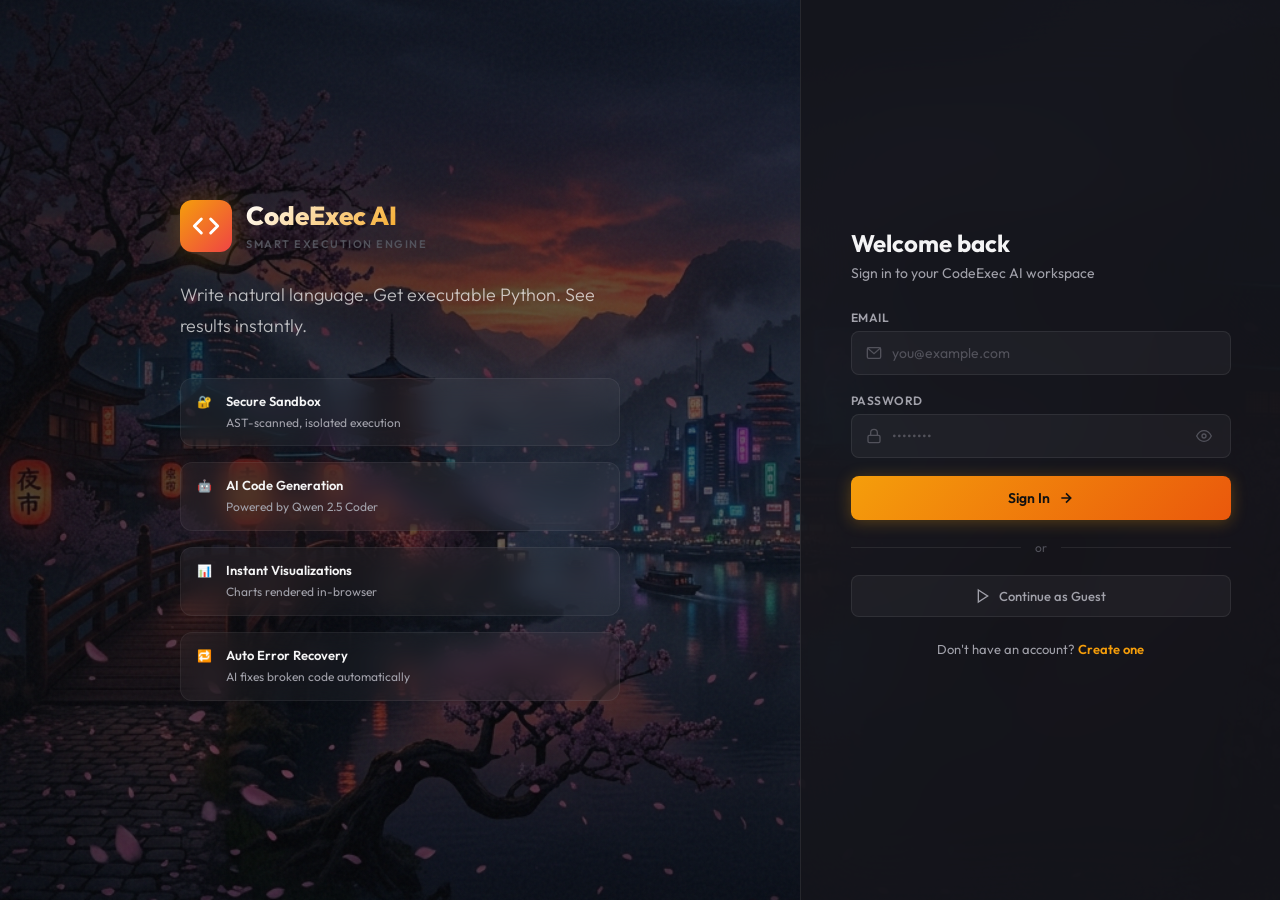
<file: static/auth.html>
<!DOCTYPE html>
<html lang="en">
<head>
    <meta charset="UTF-8">
    <meta name="viewport" content="width=device-width, initial-scale=1.0">
    <title>CodeExec AI — Sign In</title>
    <meta name="description" content="Sign in to CodeExec AI to execute Python code with AI-powered assistance.">
    <link rel="preconnect" href="https://fonts.googleapis.com">
    <link rel="preconnect" href="https://fonts.gstatic.com" crossorigin>
    <link href="https://fonts.googleapis.com/css2?family=Outfit:wght@300;400;500;600;700;800&family=JetBrains+Mono:wght@400;500;600&display=swap" rel="stylesheet">
    <link rel="stylesheet" href="/static/auth.css">
</head>
<body>
    <!-- Background -->
    <div class="auth-bg">
        <img src="/static/bg.png" alt="" class="auth-bg-img" />
        <div class="auth-bg-overlay"></div>
        <div class="grain-overlay"></div>
    </div>

    <div class="auth-wrapper">
        <!-- Left branding panel -->
        <div class="auth-brand">
            <div class="brand-content">
                <div class="brand-logo">
                    <div class="brand-logo-icon">
                        <svg width="28" height="28" viewBox="0 0 24 24" fill="none" stroke="currentColor" stroke-width="2.5" stroke-linecap="round" stroke-linejoin="round">
                            <polyline points="16 18 22 12 16 6"></polyline>
                            <polyline points="8 6 2 12 8 18"></polyline>
                        </svg>
                    </div>
                    <div>
                        <h1 class="brand-name">CodeExec AI</h1>
                        <span class="brand-tag">Smart Execution Engine</span>
                    </div>
                </div>
                <p class="brand-desc">Write natural language. Get executable Python. See results instantly.</p>
                <div class="brand-features">
                    <div class="bf-item">
                        <span class="bf-icon">🔐</span>
                        <div><strong>Secure Sandbox</strong><span>AST-scanned, isolated execution</span></div>
                    </div>
                    <div class="bf-item">
                        <span class="bf-icon">🤖</span>
                        <div><strong>AI Code Generation</strong><span>Powered by Qwen 2.5 Coder</span></div>
                    </div>
                    <div class="bf-item">
                        <span class="bf-icon">📊</span>
                        <div><strong>Instant Visualizations</strong><span>Charts rendered in-browser</span></div>
                    </div>
                    <div class="bf-item">
                        <span class="bf-icon">🔁</span>
                        <div><strong>Auto Error Recovery</strong><span>AI fixes broken code automatically</span></div>
                    </div>
                </div>
            </div>
        </div>

        <!-- Right auth card -->
        <div class="auth-card-wrapper">
            <div class="auth-card" id="authCard">
                <!-- Login Form -->
                <div class="auth-form" id="loginForm">
                    <h2 class="auth-title">Welcome back</h2>
                    <p class="auth-subtitle">Sign in to your CodeExec AI workspace</p>

                    <div class="form-group">
                        <label for="loginEmail">Email</label>
                        <div class="input-wrap">
                            <svg width="16" height="16" viewBox="0 0 24 24" fill="none" stroke="currentColor" stroke-width="2"><rect x="2" y="4" width="20" height="16" rx="2"/><path d="M22 4L12 13 2 4"/></svg>
                            <input type="email" id="loginEmail" placeholder="you@example.com" autocomplete="email" required>
                        </div>
                    </div>

                    <div class="form-group">
                        <label for="loginPassword">Password</label>
                        <div class="input-wrap">
                            <svg width="16" height="16" viewBox="0 0 24 24" fill="none" stroke="currentColor" stroke-width="2"><rect x="3" y="11" width="18" height="11" rx="2"/><path d="M7 11V7a5 5 0 0110 0v4"/></svg>
                            <input type="password" id="loginPassword" placeholder="••••••••" autocomplete="current-password" required>
                            <button type="button" class="eye-btn" id="toggleLoginPw" aria-label="Show password">
                                <svg width="16" height="16" viewBox="0 0 24 24" fill="none" stroke="currentColor" stroke-width="2"><path d="M1 12s4-8 11-8 11 8 11 8-4 8-11 8-11-8-11-8z"/><circle cx="12" cy="12" r="3"/></svg>
                            </button>
                        </div>
                    </div>

                    <button class="auth-btn" id="loginBtn">
                        <span>Sign In</span>
                        <svg width="16" height="16" viewBox="0 0 24 24" fill="none" stroke="currentColor" stroke-width="2.5"><path d="M5 12h14M12 5l7 7-7 7"/></svg>
                    </button>

                    <div class="auth-divider"><span>or</span></div>

                    <button class="auth-btn-outline" id="guestBtn">
                        <svg width="16" height="16" viewBox="0 0 24 24" fill="none" stroke="currentColor" stroke-width="2"><polygon points="5 3 19 12 5 21 5 3"/></svg>
                        <span>Continue as Guest</span>
                    </button>

                    <p class="auth-switch">Don't have an account? <a href="#" id="showSignup">Create one</a></p>
                </div>

                <!-- Signup Form -->
                <div class="auth-form hidden" id="signupForm">
                    <h2 class="auth-title">Create account</h2>
                    <p class="auth-subtitle">Start executing code with AI in seconds</p>

                    <div class="form-group">
                        <label for="signupName">Full Name</label>
                        <div class="input-wrap">
                            <svg width="16" height="16" viewBox="0 0 24 24" fill="none" stroke="currentColor" stroke-width="2"><path d="M20 21v-2a4 4 0 00-4-4H8a4 4 0 00-4 4v2"/><circle cx="12" cy="7" r="4"/></svg>
                            <input type="text" id="signupName" placeholder="John Doe" autocomplete="name" required>
                        </div>
                    </div>

                    <div class="form-group">
                        <label for="signupEmail">Email</label>
                        <div class="input-wrap">
                            <svg width="16" height="16" viewBox="0 0 24 24" fill="none" stroke="currentColor" stroke-width="2"><rect x="2" y="4" width="20" height="16" rx="2"/><path d="M22 4L12 13 2 4"/></svg>
                            <input type="email" id="signupEmail" placeholder="you@example.com" autocomplete="email" required>
                        </div>
                    </div>

                    <div class="form-group">
                        <label for="signupPassword">Password</label>
                        <div class="input-wrap">
                            <svg width="16" height="16" viewBox="0 0 24 24" fill="none" stroke="currentColor" stroke-width="2"><rect x="3" y="11" width="18" height="11" rx="2"/><path d="M7 11V7a5 5 0 0110 0v4"/></svg>
                            <input type="password" id="signupPassword" placeholder="Min. 6 characters" autocomplete="new-password" required minlength="6">
                            <button type="button" class="eye-btn" id="toggleSignupPw" aria-label="Show password">
                                <svg width="16" height="16" viewBox="0 0 24 24" fill="none" stroke="currentColor" stroke-width="2"><path d="M1 12s4-8 11-8 11 8 11 8-4 8-11 8-11-8-11-8z"/><circle cx="12" cy="12" r="3"/></svg>
                            </button>
                        </div>
                    </div>

                    <button class="auth-btn" id="signupBtn">
                        <span>Create Account</span>
                        <svg width="16" height="16" viewBox="0 0 24 24" fill="none" stroke="currentColor" stroke-width="2.5"><path d="M5 12h14M12 5l7 7-7 7"/></svg>
                    </button>

                    <p class="auth-switch">Already have an account? <a href="#" id="showLogin">Sign in</a></p>
                </div>

                <!-- Error/success message -->
                <div class="auth-message" id="authMessage"></div>
            </div>
        </div>
    </div>

    <script src="/static/auth.js"></script>
</body>
</html>
</file>
<file: static/auth.css>
/* CodeExec AI — Auth Page Styles */
:root {
    --bg-primary: #111113;
    --bg-surface: #1e1e22;
    --bg-glass: rgba(18,18,22,0.65);
    --bg-glass-solid: rgba(22,22,28,0.85);
    --accent-primary: #f59e0b;
    --accent-glow: rgba(245,158,11,0.3);
    --accent-secondary: #ef4444;
    --accent-green: #22c55e;
    --text-primary: #f4f4f5;
    --text-secondary: #a1a1aa;
    --text-muted: #52525b;
    --border-subtle: rgba(255,255,255,0.08);
    --radius-sm: 8px;
    --radius-md: 12px;
    --radius-lg: 16px;
    --font-sans: 'Outfit', -apple-system, sans-serif;
    --font-mono: 'JetBrains Mono', monospace;
    --transition-fast: 150ms ease;
    --transition-smooth: 300ms ease;
}

*, *::before, *::after { margin: 0; padding: 0; box-sizing: border-box; }
html, body { height: 100%; overflow: hidden; }
body {
    font-family: var(--font-sans);
    background: var(--bg-primary);
    color: var(--text-primary);
    -webkit-font-smoothing: antialiased;
}

/* ── Background ── */
.auth-bg {
    position: fixed; inset: 0; z-index: 0;
}
.auth-bg-img {
    width: 100%; height: 100%;
    object-fit: cover;
    filter: brightness(0.55) saturate(1.2);
}
.auth-bg-overlay {
    position: absolute; inset: 0;
    background: linear-gradient(135deg, rgba(10,10,14,0.7) 0%, rgba(10,10,14,0.3) 50%, rgba(10,10,14,0.7) 100%);
}
.grain-overlay {
    position: absolute; inset: 0; opacity: 0.04;
    background-image: url("data:image/svg+xml,%3Csvg viewBox='0 0 256 256' xmlns='http://www.w3.org/2000/svg'%3E%3Cfilter id='n'%3E%3CfeTurbulence type='fractalNoise' baseFrequency='0.9' numOctaves='4' stitchTiles='stitch'/%3E%3C/filter%3E%3Crect width='100%25' height='100%25' filter='url(%23n)'/%3E%3C/svg%3E");
}

/* ── Layout ── */
.auth-wrapper {
    position: relative; z-index: 1;
    display: flex; height: 100vh; width: 100vw;
}

/* ── Left Branding ── */
.auth-brand {
    flex: 1; display: flex; align-items: center; justify-content: center;
    padding: 60px;
}
.brand-content {
    max-width: 440px;
    animation: fadeSlideUp 0.8s ease both;
}
.brand-logo {
    display: flex; align-items: center; gap: 14px;
    margin-bottom: 28px;
}
.brand-logo-icon {
    width: 52px; height: 52px; border-radius: var(--radius-md);
    background: linear-gradient(135deg, #f59e0b, #ef4444);
    display: flex; align-items: center; justify-content: center;
    color: #fff;
    box-shadow: 0 0 30px var(--accent-glow);
}
.brand-name {
    font-size: 26px; font-weight: 800;
    background: linear-gradient(135deg, #fff, #f59e0b);
    -webkit-background-clip: text; -webkit-text-fill-color: transparent;
    background-clip: text;
}
.brand-tag {
    font-size: 11px; color: var(--text-muted);
    text-transform: uppercase; letter-spacing: 1.5px; font-weight: 600;
}
.brand-desc {
    font-size: 18px; color: rgba(255,255,255,0.7);
    line-height: 1.7; margin-bottom: 36px; font-weight: 300;
}
.brand-features {
    display: flex; flex-direction: column; gap: 16px;
}
.bf-item {
    display: flex; align-items: flex-start; gap: 14px;
    padding: 14px 16px;
    background: rgba(255,255,255,0.04);
    border: 1px solid rgba(255,255,255,0.06);
    border-radius: var(--radius-md);
    backdrop-filter: blur(12px);
    transition: all var(--transition-smooth);
}
.bf-item:hover {
    background: rgba(255,255,255,0.07);
    border-color: rgba(245,158,11,0.2);
    transform: translateX(4px);
}
.bf-icon { font-size: 22px; flex-shrink: 0; margin-top: 1px; }
.bf-item strong {
    font-size: 13px; font-weight: 600; color: var(--text-primary);
    display: block; margin-bottom: 2px;
}
.bf-item span {
    font-size: 12px; color: var(--text-secondary); line-height: 1.4;
}

/* ── Right Auth Card ── */
.auth-card-wrapper {
    width: 480px; min-width: 420px;
    display: flex; align-items: center; justify-content: center;
    padding: 40px;
    background: var(--bg-glass-solid);
    backdrop-filter: blur(40px);
    border-left: 1px solid var(--border-subtle);
}
.auth-card {
    width: 100%; max-width: 380px;
    animation: fadeSlideUp 0.6s ease 0.2s both;
}

/* ── Forms ── */
.auth-form.hidden { display: none; }

.auth-title {
    font-size: 24px; font-weight: 700; margin-bottom: 6px;
}
.auth-subtitle {
    font-size: 14px; color: var(--text-secondary); margin-bottom: 28px;
}

.form-group {
    margin-bottom: 18px;
}
.form-group label {
    display: block; font-size: 12px; font-weight: 600;
    color: var(--text-secondary); margin-bottom: 6px;
    text-transform: uppercase; letter-spacing: 0.5px;
}
.input-wrap {
    display: flex; align-items: center; gap: 10px;
    background: rgba(255,255,255,0.04);
    border: 1px solid var(--border-subtle);
    border-radius: var(--radius-sm);
    padding: 0 14px;
    transition: all var(--transition-fast);
}
.input-wrap:focus-within {
    border-color: var(--accent-primary);
    box-shadow: 0 0 0 3px rgba(245,158,11,0.1);
    background: rgba(255,255,255,0.06);
}
.input-wrap svg { color: var(--text-muted); flex-shrink: 0; }
.input-wrap input {
    flex: 1; background: none; border: none; outline: none;
    color: var(--text-primary); font-family: var(--font-sans);
    font-size: 14px; padding: 12px 0;
}
.input-wrap input::placeholder { color: var(--text-muted); }

.eye-btn {
    background: none; border: none; cursor: pointer;
    color: var(--text-muted); padding: 4px;
    border-radius: 4px; transition: color var(--transition-fast);
    display: flex;
}
.eye-btn:hover { color: var(--text-secondary); }

/* ── Buttons ── */
.auth-btn {
    width: 100%; display: flex; align-items: center; justify-content: center; gap: 8px;
    padding: 13px 24px; margin-top: 6px;
    background: linear-gradient(135deg, #f59e0b, #ea580c);
    color: #111; border: none; border-radius: var(--radius-sm);
    cursor: pointer; font-family: var(--font-sans);
    font-size: 14px; font-weight: 600;
    transition: all var(--transition-fast);
    box-shadow: 0 2px 16px var(--accent-glow);
}
.auth-btn:hover {
    transform: translateY(-1px);
    box-shadow: 0 4px 24px var(--accent-glow);
    filter: brightness(1.1);
}
.auth-btn:active { transform: translateY(0); }
.auth-btn:disabled { opacity: 0.5; cursor: not-allowed; transform: none; }

.auth-btn-outline {
    width: 100%; display: flex; align-items: center; justify-content: center; gap: 8px;
    padding: 12px 24px;
    background: rgba(255,255,255,0.04);
    border: 1px solid var(--border-subtle);
    color: var(--text-secondary);
    border-radius: var(--radius-sm);
    cursor: pointer; font-family: var(--font-sans);
    font-size: 13px; font-weight: 500;
    transition: all var(--transition-fast);
}
.auth-btn-outline:hover {
    background: rgba(255,255,255,0.08);
    border-color: rgba(255,255,255,0.15);
    color: var(--text-primary);
}

/* ── Divider ── */
.auth-divider {
    display: flex; align-items: center; gap: 14px;
    margin: 20px 0; color: var(--text-muted); font-size: 12px;
}
.auth-divider::before, .auth-divider::after {
    content: ''; flex: 1; height: 1px;
    background: var(--border-subtle);
}

/* ── Switch Link ── */
.auth-switch {
    text-align: center; margin-top: 24px;
    font-size: 13px; color: var(--text-secondary);
}
.auth-switch a {
    color: var(--accent-primary); text-decoration: none;
    font-weight: 600; transition: color var(--transition-fast);
}
.auth-switch a:hover { color: #fbbf24; }

/* ── Messages ── */
.auth-message {
    margin-top: 16px; padding: 0; text-align: center;
    font-size: 13px; border-radius: var(--radius-sm);
    transition: all var(--transition-smooth);
    max-height: 0; overflow: hidden; opacity: 0;
}
.auth-message.show {
    padding: 10px 14px; max-height: 60px; opacity: 1;
}
.auth-message.error {
    background: rgba(239,68,68,0.1);
    border: 1px solid rgba(239,68,68,0.2);
    color: #f87171;
}
.auth-message.success {
    background: rgba(34,197,94,0.1);
    border: 1px solid rgba(34,197,94,0.2);
    color: #4ade80;
}

/* ── Animations ── */
@keyframes fadeSlideUp {
    from { opacity: 0; transform: translateY(20px); }
    to { opacity: 1; transform: translateY(0); }
}

/* ── Responsive ── */
@media (max-width: 900px) {
    .auth-wrapper { flex-direction: column; }
    .auth-brand { display: none; }
    .auth-card-wrapper {
        width: 100%; min-width: unset;
        border-left: none;
        background: rgba(18,18,22,0.8);
    }
}

::selection { background: rgba(245,158,11,0.35); color: #fff; }
</file>
